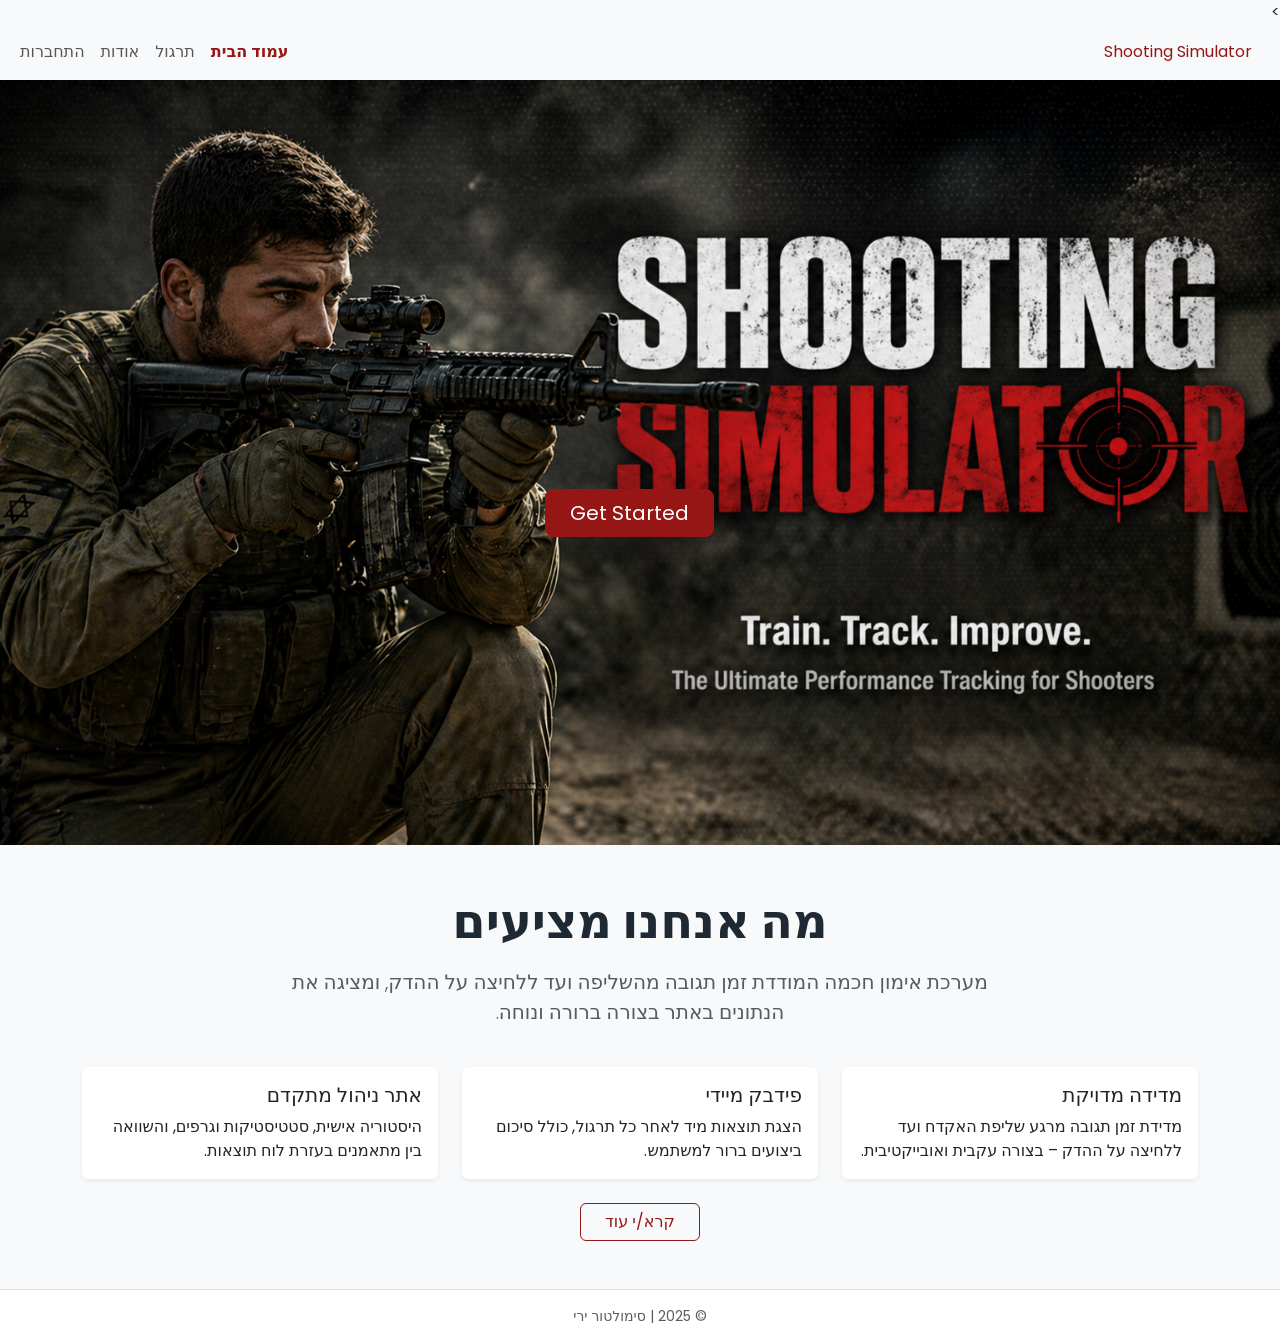
<file: html/index.html>
<!DOCTYPE html> <!-- מצהיר לדפדפן שזה מסמך HTML5 -->
<html lang="he" dir="rtl"> <!-- שפת המסמך (עברית) + כיוון מימין לשמאל -->

<head> <!-- כל מה שקשור להגדרות/קישורים חיצוניים (לא מוצג כתוכן עמוד) -->
  <meta charset="UTF-8"> <!-- קידוד תווים UTF-8 (חשוב לעברית ותווים מיוחדים) -->
  <title>סימולטור ירי | אימון תגובה</title> <!-- כותרת לשונית הדפדפן -->
  <meta name="viewport" content="width=device-width, initial-scale=1, viewport-fit=cover">
> <!-- התאמה מלאה למובייל (רספונסיביות) -->

  <link href="https://cdn.jsdelivr.net/npm/bootstrap@5.3.3/dist/css/bootstrap.min.css" rel="stylesheet">
  <!-- טעינת Bootstrap לעיצוב מהיר (Grid, כפתורים, Navbar וכו') -->
  <link
    href="https://fonts.googleapis.com/css2?family=Poppins:wght@300;400;600&family=Roboto:wght@300;400;500;700&display=swap"
    rel="stylesheet"> <!-- טעינת פונטים מהאינטרנט -->
  <link rel="stylesheet" href="../css/styles.css">
  <!-- קובץ CSS שלך: כאן נמצאים העיצובים של ה-hero-section, overlay, טיפוגרפיה וכו' -->
</head>

<body> <!-- כל התוכן שמוצג באתר -->

  <nav class="navbar navbar-expand-lg navbar-light bg-light shadow-sm">
    <!-- סרגל ניווט עליון: נפתח ב-LG, רקע בהיר, צל קטן -->
    <div class="container-fluid"> <!-- רוחב מלא עם ריווח פנימי לפי Bootstrap -->
     <a class="navbar-brand fw-bold" href="index.html"></a>
        <span class="text-primary">Shooting Simulator</span> <!-- שם המותג -->
      </a>

      <button class="navbar-toggler" type="button" data-bs-toggle="collapse" data-bs-target="#mainNavbar"
        aria-controls="mainNavbar" aria-expanded="false" aria-label="Toggle navigation">
        <!-- כפתור “המבורגר” במובייל: מפעיל פתיחה/סגירה של התפריט -->
        <span class="navbar-toggler-icon"></span> <!-- האייקון של ההמבורגר -->
      </button>

      <div class="collapse navbar-collapse justify-content-end" id="mainNavbar">
        <!-- אזור קישורים שמתקפל במובייל ונפתח בדסקטופ -->
     <ul class="navbar-nav mb-2 mb-lg-0">

  <li class="nav-item">
    <a class="nav-link active" href="index.html">עמוד הבית</a>
  </li>

  <li class="nav-item">
    <a class="nav-link" href="practice.html">תרגול</a>
  </li>

  <li class="nav-item">
    <a class="nav-link" href="about.html">אודות</a>
  </li>

  <li class="nav-item">
    <a class="nav-link" href="login.html">התחברות</a>
  </li>

</ul>
      </div>
    </div>
  </nav>

  <header class="hero-section d-flex align-items-center"> <!-- אזור Hero עליון: תמונת רקע גדולה -->
    <div class="overlay"></div> <!-- שכבת הצללה מעל תמונת הרקע -->
    <div class="container position-relative hero-content text-center text-lg-start"> <!-- תוכן מעל ה-overlay -->
      <div class="col-lg-7"> <!-- מגביל רוחב בדסקטופ -->

        <button class="btn btn-primary btn-lg px-4 hero-start-btn" onclick="window.location.href='login.html'">
          Get Started
        </button>
      </div>
    </div>
  </header>

  <main> <!-- תוכן מרכזי של הדף -->
    <section class="py-5 bg-light"> <!-- אזור תוכן עם ריווח אנכי ורקע בהיר -->
      <div class="container"> <!-- מרכז את התוכן ומגביל רוחב -->
        <div class="row justify-content-center text-center mb-4"> <!-- שורה מרכזית לכותרת ולתיאור -->
          <div class="col-lg-8">
            <h2 class="mb-3">מה אנחנו מציעים</h2>
            <p class="lead text-muted">
              מערכת אימון חכמה המודדת זמן תגובה מהשליפה ועד ללחיצה על ההדק, ומציגה את הנתונים באתר בצורה ברורה ונוחה.
            </p>
          </div>
        </div>

        <div class="row g-4 justify-content-center"> <!-- Grid של כרטיסים -->
          <div class="col-md-4">
            <div class="card h-100 shadow-sm border-0">
              <div class="card-body">
                <h5 class="card-title">מדידה מדויקת</h5>
                <p class="card-text">
                  מדידת זמן תגובה מרגע שליפת האקדח ועד ללחיצה על ההדק – בצורה עקבית ואובייקטיבית.
                </p>
              </div>
            </div>
          </div>

          <div class="col-md-4">
            <div class="card h-100 shadow-sm border-0">
              <div class="card-body">
                <h5 class="card-title">פידבק מיידי</h5>
                <p class="card-text">
                  הצגת תוצאות מיד לאחר כל תרגול, כולל סיכום ביצועים ברור למשתמש.
                </p>
              </div>
            </div>
          </div>

          <div class="col-md-4">
            <div class="card h-100 shadow-sm border-0">
              <div class="card-body">
                <h5 class="card-title">אתר ניהול מתקדם</h5>
                <p class="card-text">
                  היסטוריה אישית, סטטיסטיקות וגרפים, והשוואה בין מתאמנים בעזרת לוח תוצאות.
                </p>
              </div>
            </div>
          </div>
        </div>

        <div class="text-center mt-4">
          <button class="btn btn-outline-primary px-4" onclick="window.location.href='about.html'">
            קרא/י עוד
          </button>
        </div>

      </div>
    </section>
  </main>

  <footer class="py-3 text-center small text-muted border-top">
    © 2025 | סימולטור ירי
  </footer>

  <script src="https://cdn.jsdelivr.net/npm/bootstrap@5.3.3/dist/js/bootstrap.bundle.min.js"></script>
</body>

</html>
</file>
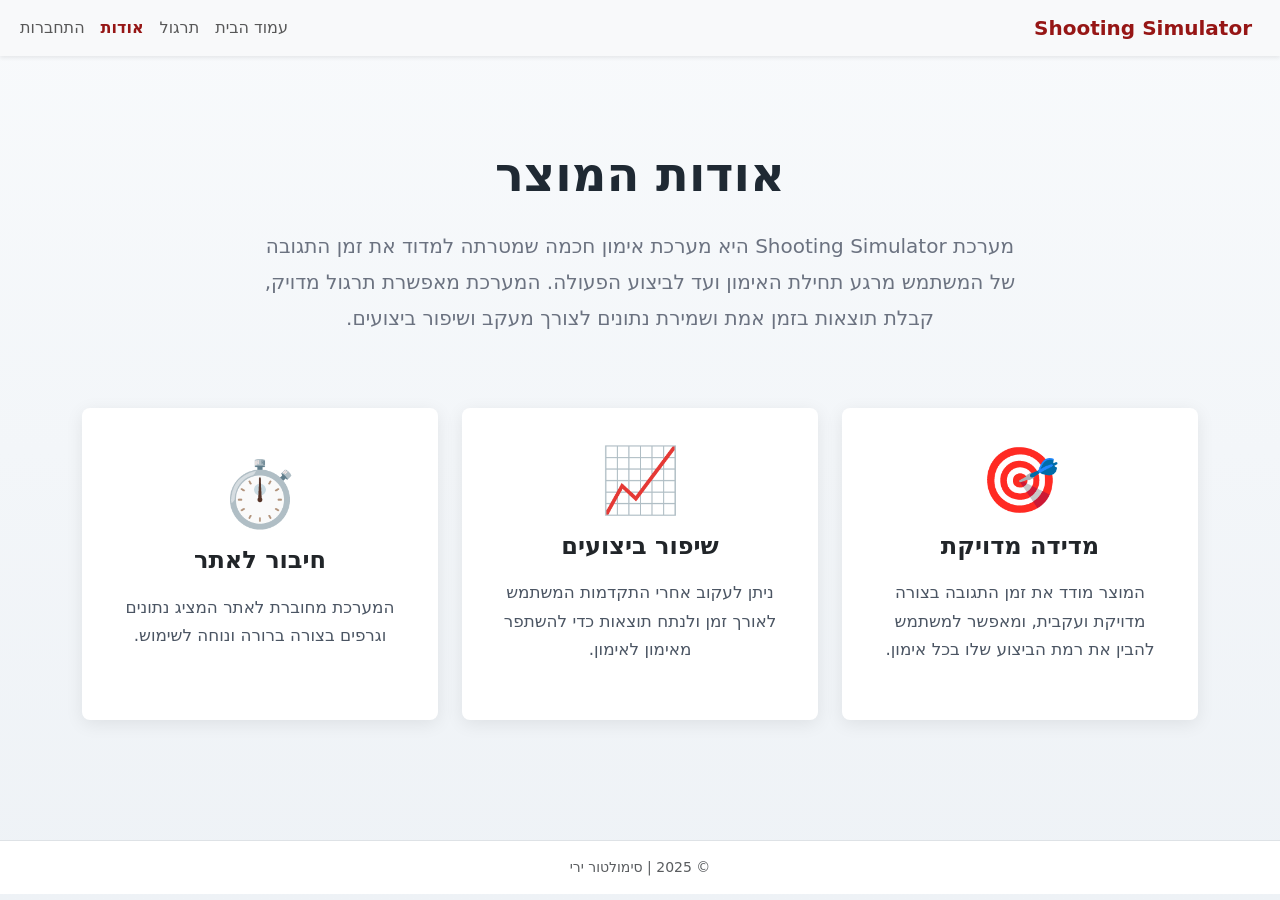
<file: html/about.html>
<!DOCTYPE html>
<html lang="he" dir="rtl">

<head>
    <meta charset="UTF-8">
    <title>סימולטור ירי | אודות</title>
    <meta name="viewport" content="width=device-width, initial-scale=1">

    <link href="https://cdn.jsdelivr.net/npm/bootstrap@5.3.3/dist/css/bootstrap.min.css" rel="stylesheet">
    <link rel="stylesheet" href="../css/styles.css">

    <style>
        body {
            background: linear-gradient(180deg, #f8fafc 0%, #eef2f6 100%);
            min-height: 100vh;
        }

        .about-hero {
            min-height: calc(100vh - 130px);
            padding: 90px 0 120px;
        }

        .about-title {
            font-size: 3rem;
            font-weight: 700;
            color: #1f2933;
        }

        .about-text {
            max-width: 780px;
            margin: 0 auto;
            font-size: 1.25rem;
            line-height: 1.8;
            color: #6b7280;
        }

        .feature-card {
            min-height: 280px;
            border: 0;
            border-radius: 8px;
            box-shadow: 0 4px 18px rgba(0, 0, 0, 0.08);
            background: #ffffff;
        }

        .feature-icon {
            font-size: 4rem;
            color: #961615;
            margin-bottom: 20px;
            line-height: 1;
        }

        .feature-card h4 {
            font-weight: 700;
            margin-bottom: 18px;
        }

        .feature-card p {
            color: #4b5563;
            line-height: 1.7;
            font-size: 1.05rem;
        }

        footer {
            background: #ffffff;
        }
    </style>
</head>

<body>

<nav class="navbar navbar-expand-lg navbar-light bg-light shadow-sm">
    <div class="container-fluid">

        <a class="navbar-brand fw-bold text-primary" href="index.html">
            Shooting Simulator
        </a>

        <button class="navbar-toggler" type="button" data-bs-toggle="collapse" data-bs-target="#mainNavbar">
            <span class="navbar-toggler-icon"></span>
        </button>

        <div class="collapse navbar-collapse justify-content-end" id="mainNavbar">
            <ul class="navbar-nav mb-2 mb-lg-0">

                <li class="nav-item">
                    <a class="nav-link" href="index.html">עמוד הבית</a>
                </li>

                <li class="nav-item">
                    <a class="nav-link" href="practice.html">תרגול</a>
                </li>

                <li class="nav-item">
                    <a class="nav-link active" href="about.html">אודות</a>
                </li>

                <li class="nav-item">
                    <a class="nav-link" href="login.html">התחברות</a>
                </li>

            </ul>
        </div>

    </div>
</nav>

<main class="about-hero">

    <section class="container text-center">

        <div class="row justify-content-center mb-5">
            <div class="col-lg-9">
                <h1 class="about-title mb-4">אודות המוצר</h1>

                <p class="about-text">
                    מערכת Shooting Simulator היא מערכת אימון חכמה שמטרתה למדוד את זמן התגובה של המשתמש
                    מרגע תחילת האימון ועד לביצוע הפעולה. המערכת מאפשרת תרגול מדויק, קבלת תוצאות בזמן אמת
                    ושמירת נתונים לצורך מעקב ושיפור ביצועים.
                </p>
            </div>
        </div>

        <div class="row g-4 justify-content-center mt-5">

            <div class="col-md-4">
                <div class="card feature-card h-100 text-center p-4">
                    <div class="card-body d-flex flex-column align-items-center justify-content-center">
                        <div class="feature-icon">🎯</div>
                        <h4>מדידה מדויקת</h4>
                        <p>
                            המוצר מודד את זמן התגובה בצורה מדויקת ועקבית,
                            ומאפשר למשתמש להבין את רמת הביצוע שלו בכל אימון.
                        </p>
                    </div>
                </div>
            </div>

            <div class="col-md-4">
                <div class="card feature-card h-100 text-center p-4">
                    <div class="card-body d-flex flex-column align-items-center justify-content-center">
                        <div class="feature-icon">📈</div>
                        <h4>שיפור ביצועים</h4>
                        <p>
                            ניתן לעקוב אחרי התקדמות המשתמש לאורך זמן
                            ולנתח תוצאות כדי להשתפר מאימון לאימון.
                        </p>
                    </div>
                </div>
            </div>

            <div class="col-md-4">
                <div class="card feature-card h-100 text-center p-4">
                    <div class="card-body d-flex flex-column align-items-center justify-content-center">
                        <div class="feature-icon">⏱️</div>
                        <h4>חיבור לאתר</h4>
                        <p>
                            המערכת מחוברת לאתר המציג נתונים וגרפים
                            בצורה ברורה ונוחה לשימוש.
                        </p>
                    </div>
                </div>
            </div>

        </div>

    </section>

</main>

<footer class="py-3 text-center small text-muted border-top">
    © 2025 | סימולטור ירי
</footer>

<script src="https://cdn.jsdelivr.net/npm/bootstrap@5.3.3/dist/js/bootstrap.bundle.min.js"></script>

</body>
</html>
</file>
<file: css/styles.css>
/* Font options: */ /* הערת פתיחה: מסבירה למה נבחרו הפונטים בפרויקט LuxSense */
 /* - Poppins: modern, rounded, friendly */ /* Poppins: מראה מודרני ונעים, מתאים לממשק משתמש */
 /* - Roboto: clean, neutral, very readable */ /* Roboto: קריא מאוד לטקסטים ארוכים */
 /* - Montserrat: geometric, bold for headings */ /* Montserrat: כותרות מודגשות ומסודרות */

/* Default: Poppins for body, Montserrat for titles. */ /* ברירת מחדל: גוף טקסט Poppins, כותרות Montserrat */

:root { /* משתני CSS גלובליים: מוגדרים פעם אחת ומשמשים בכל האתר */
  --font-body: 'Poppins', 'Roboto', system-ui, -apple-system, BlinkMacSystemFont, 'Segoe UI', sans-serif; /* פונט בסיס לכל הטקסטים */
  --font-heading: 'Montserrat', 'Poppins', system-ui, -apple-system, BlinkMacSystemFont, 'Segoe UI', sans-serif; /* פונט לכותרות/מותג */
} /* סוף הגדרת משתנים */

* { /* בורר כללי: משפיע על כל האלמנטים בדף */
  box-sizing: border-box; /* חישוב רוחב/גובה כולל padding+border → מונע “בריחות” בעיצוב */
} /* סוף כללי box-sizing */

/* ============================= */
/* RTL / Hebrew support (minimal) */
/* תמיכה בעברית + יישור לימין בלי לשבור Bootstrap */
/* ============================= */
html[dir="rtl"], body { /* ברגע שב-HTML יש dir="rtl" כל האתר יתיישר טבעי לעברית */
  direction: rtl; /* כיוון כתיבה מימין לשמאל */
} /* סוף RTL */

body { /* עיצוב כללי לכל גוף האתר */
  font-family: var(--font-body); /* שימוש במשתנה הגלובלי של פונט הגוף */
  background-color: #f7f8fb; /* צבע רקע בהיר ונקי */
  color: #1f2933; /* צבע טקסט כהה לקריאות גבוהה */
  text-align: right; /* יישור ברירת מחדל לימין */
  overflow-x: hidden; /* מונע גלילה אופקית */
} /* סוף body */

/* Navbar tweaks */ /* מקטע התאמות לתפריט העליון (Navbar) */
.navbar-brand span { /* הספאן שבתוך שם המותג בתפריט */
  font-family: var(--font-heading); /* פונט לכותרות/מותג */
  letter-spacing: 0.04em; /* ריווח אותיות קל */
} /* סוף עיצוב מותג */

.navbar .nav-link.active { /* קישור פעיל בתפריט (העמוד הנוכחי) */
  font-weight: 600; /* הדגשה */
  color:#961615 !important; /* צבע מותאם */
} /* סוף active */

/* התאמה קטנה ל-navbar ב-RTL: הקישורים יישבו יפה מימין */
html[dir="rtl"] .navbar .navbar-nav { /* רשימת קישורי הניווט */
  margin-right: 0; /* איפוס מרווחים */
} /* סוף התאמת navbar */

/* ============================= */
/* Hero section (FIXED: proportional image) */
/* מקטע “Hero” = תמונת רקע בפרופורציה */
/* ============================= */
.hero-section {
  width: 100%;
  max-width: 100%;
  overflow: hidden;
  position: relative;

  /* גובה מאוזן – גדול אבל לא ענק */
  height: 80vh;
  min-height: 520px;
  max-height: 900px;

  background-image: url("../img/background.png");

  /* ⭐ הפתרון החשוב */
  background-size: 100% auto;   /* ממלא רוחב, שומר פרופורציה */
  background-position: center top;
  background-repeat: no-repeat;

  background-color: #0b0f14;    /* רקע ניטרלי למקרה של מסכים מאוד רחבים */

  display: flex;
  align-items: center;
}
.hero-section {
  width: 100%;
  height: 85vh;
  min-height: 500px;

  background-image: url("../img/hero.png");

  background-size: cover;
  background-position: center;
  background-repeat: no-repeat;

  display: flex;
  align-items: center;
}
/* אין כהות – מבטלים overlay */
.hero-section .overlay {
  display: none;
}

/* תוכן מעל התמונה */
.hero-content {
  position: relative;
  z-index: 1;
  width: 100%;
  max-width: 1200px;
  margin: 0 auto;
  padding: 2rem;
}

/* כותרת */
.hero-title {
  font-family: var(--font-heading);
  font-weight: 700;
  font-size: clamp(2.2rem, 4vw, 3.2rem);
  color: #ffffff;
  margin-bottom: 1rem;
}

/* תת־כותרת */
.hero-subtitle {
  max-width: 600px;
  font-size: 1.05rem;
  line-height: 1.6;
  color: #e5e7eb;
}

/* מובייל */
@media (max-width: 768px) {
  .hero-section {
    height: 70vh;
    min-height: 420px;
    background-size: 100% auto;
    background-position: center top;
  }

  .hero-content {
    text-align: center;
    padding: 1.5rem;
  }

  .hero-subtitle {
    margin: 0 auto;
  }
} /* סוף hero-subtitle */

/* Auth page */ /* מקטע עיצוב לעמוד התחברות/הרשמה (login.html) */
.auth-page { /* עטיפה של עמוד ההתחברות */
  min-height: calc(100vh - 56px - 56px);
  background: radial-gradient(circle at top, #e3edff, #f7f8fb);
  padding: 1rem;
} /* סוף auth-page */

.auth-card { /* כרטיס ההתחברות */
  max-width: 420px;
  width: 100%;
} /* סוף auth-card */

.auth-card .card-title { /* כותרת בתוך כרטיס ההתחברות */
  font-family: var(--font-heading);
} /* סוף card-title */

/* Progress bar */
.progress-bar {
  transition: width 0.2s ease;
} /* סוף progress-bar */

/* Gallery */
.gallery-grid .card-img-top {
  height: 190px;
  object-fit: cover;
} /* סוף gallery */

/* Footer */
footer {
  background-color: #ffffff;
} /* סוף footer */

/* Small text utility */
.small-text {
  font-size: 0.8rem;
  color: #6b7280;
} /* סוף small-text */

/* Responsive adjustments */
@media (max-width: 768px) {
  .hero-section {
    height: 360px;        /* נייד קטן יותר */
    min-height: 360px;
    background-position: center;
  }

  .hero-content {
    text-align: center;
    padding: 1.5rem;
  }

  .hero-subtitle {
    margin: 0 auto;
  }
} /* סוף media query */


/* ============================= */
/* Bootstrap primary color override */
/* ============================= */

:root {
  --bs-primary: #961615;
  --bs-primary-rgb: 150, 22, 21;
}

/* כפתור רגיל */
.btn-primary {
  background-color: #961615;
  border-color: #961615;
}

.btn-primary:hover,
.btn-primary:focus {
  background-color: #7d1211;
  border-color: #7d1211;
}

/* כפתור outline */
.btn-outline-primary {
  color: #961615;
  border-color: #961615;
}

.btn-outline-primary:hover {
  background-color: #961615;
  border-color: #961615;
  color: #fff;
}

/* קישורים */
a {
  color: #961615;
}

a:hover {
  color: #7d1211;
}

/* קישורים פעילים ב-navbar */
.navbar .nav-link.active {
  color: #961615 !important;
}

/* Progress bar */
.progress-bar {
  background-color: #961615;
}

.hero-start-btn {
  margin-top: 100px;
}

/* ===== Mobile fix: prevent horizontal scroll ===== */
html, body {
  width: 100%;
  overflow-x: hidden;
}

img, video {
    max-width: 100%;
    height: auto;
}


@media (max-width: 576px) {
  .hero-section {
    height: 55vh;
    min-height: 360px;
    max-height: 600px;
    background-size: cover;
    background-position: center;
  }
}
/* Charts size */
.chart-container {
    width: 100%;
    max-width: 320px;
    height: 220px;
    margin: 0 auto;
}

.chart-container canvas {
    width: 100% !important;
    height: 100% !important;
}

/* ===== Practice page bigger text ===== */

/* כותרת */
h2 {
    font-size: 3rem;
    font-weight: bold;
}

/* כפתור ראשי */
#startPracticeBtn {
    font-size: 1.8rem;
    padding: 15px;
}

/* כל הקופסאות */
.card.p-3 {
    font-size: 1.5rem;
}

/* המספרים עצמם */
#practiceStatusText,
#practiceLiveTimerText,
#practiceReactionText,
#hitsText,
#magazineText {
    font-size: 2rem;
    font-weight: bold;
}

/* כפתורים תחתונים */
#trainingTimeBtn,
#endPracticeBtn,
#resetBtn {
    font-size: 1.3rem;
    padding: 10px 20px;
}

/* טבלה */
table {
    font-size: 1.2rem;
}

/* כותרות גרפים */
.chart-card-small h5 {
    font-size: 1.5rem;
}

/* ===== התאמה למסך טלפון ===== */
@media (max-width: 576px) {

    body {
        font-size: 16px;
    }

    main.container {
        padding: 20px 12px;
    }

    .card {
        padding: 18px !important;
        border-radius: 12px;
    }

    h2 {
        font-size: 2.2rem;
    }

    #startPracticeBtn {
        width: 100%;
        font-size: 1.3rem;
        padding: 12px;
    }

    .row {
        gap: 10px;
    }

    .card.p-3 {
        font-size: 1.2rem;
    }

    #practiceStatusText,
    #practiceLiveTimerText,
    #practiceReactionText,
    #hitsText,
    #magazineText {
        font-size: 1.5rem;
    }

    #trainingTimeBtn,
    #endPracticeBtn,
    #resetBtn,
    #resetTableBtn {
        width: 100%;
        margin-bottom: 10px;
        font-size: 1.1rem;
    }

    .d-flex {
        flex-direction: column;
        gap: 10px;
        text-align: center;
    }

    table {
        font-size: 0.95rem;
    }

    .chart-container {
        max-width: 100%;
        height: 220px;
    }
}
</file>
